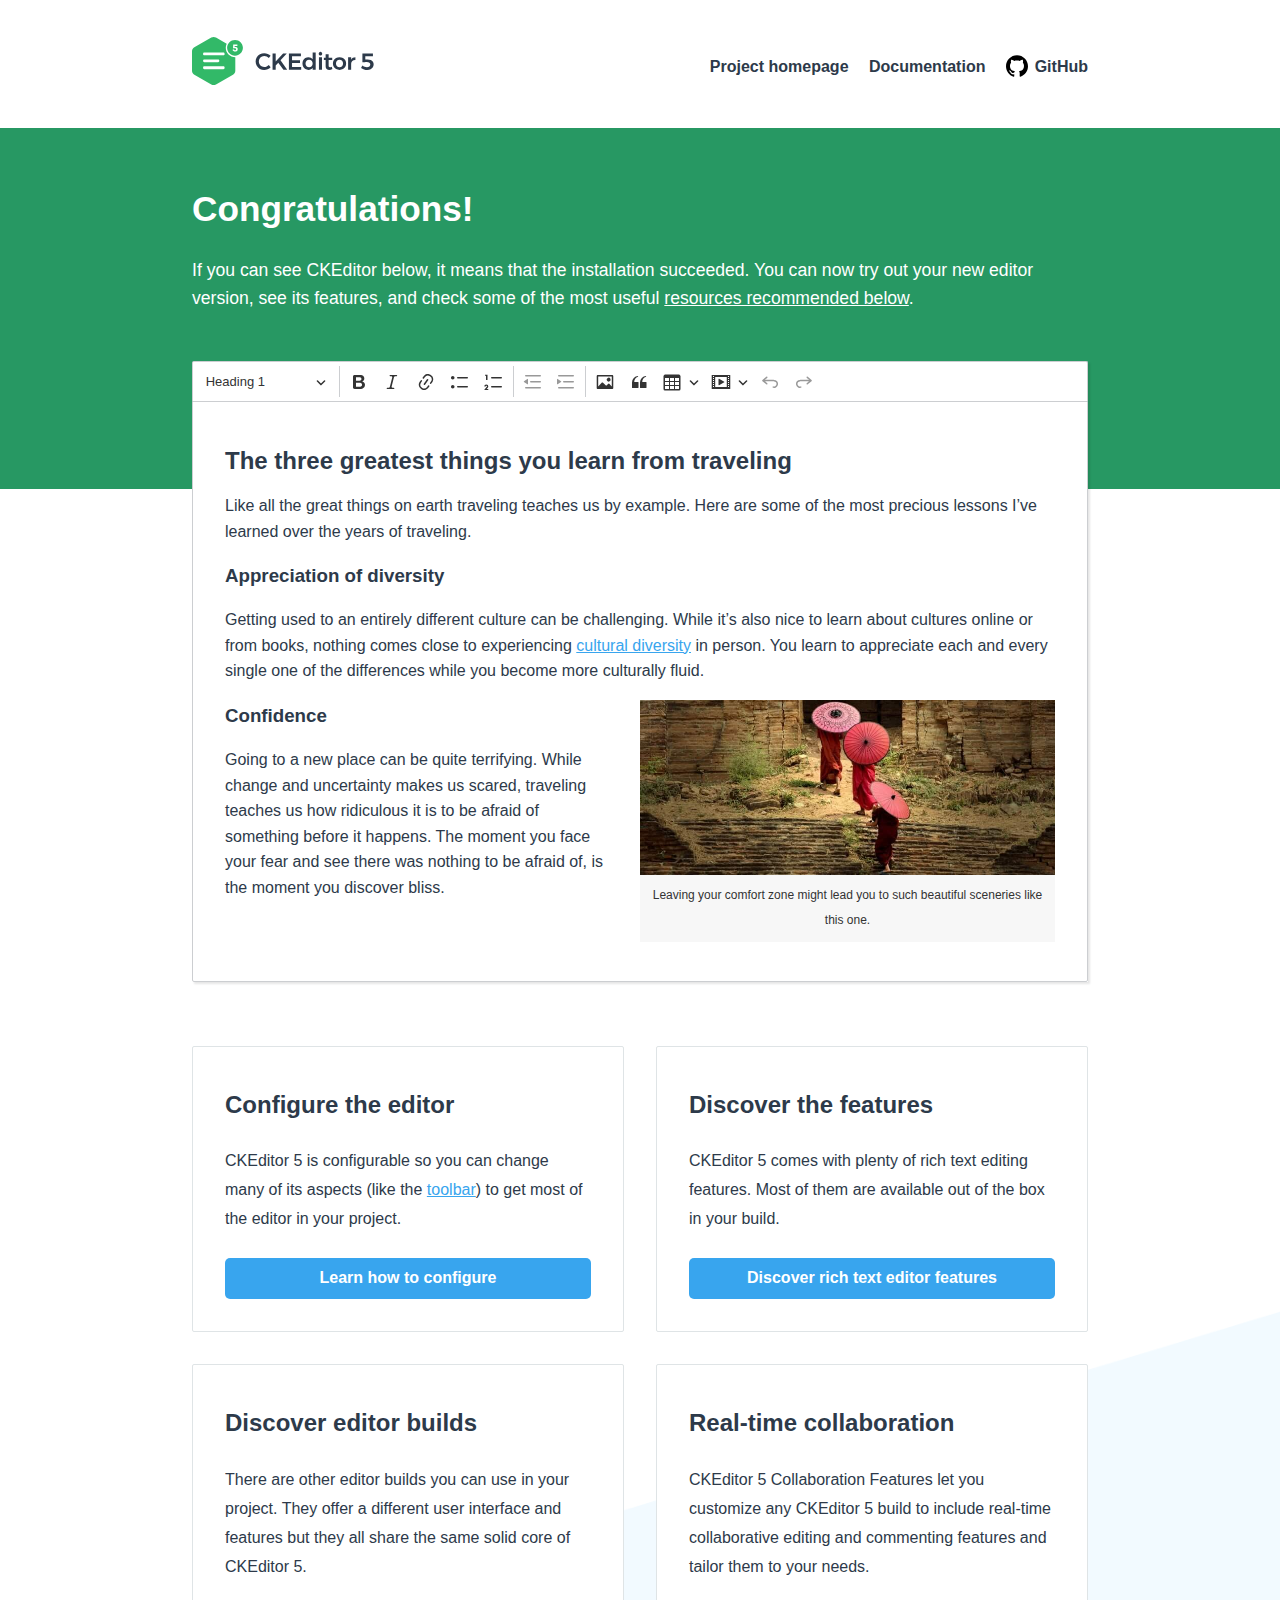
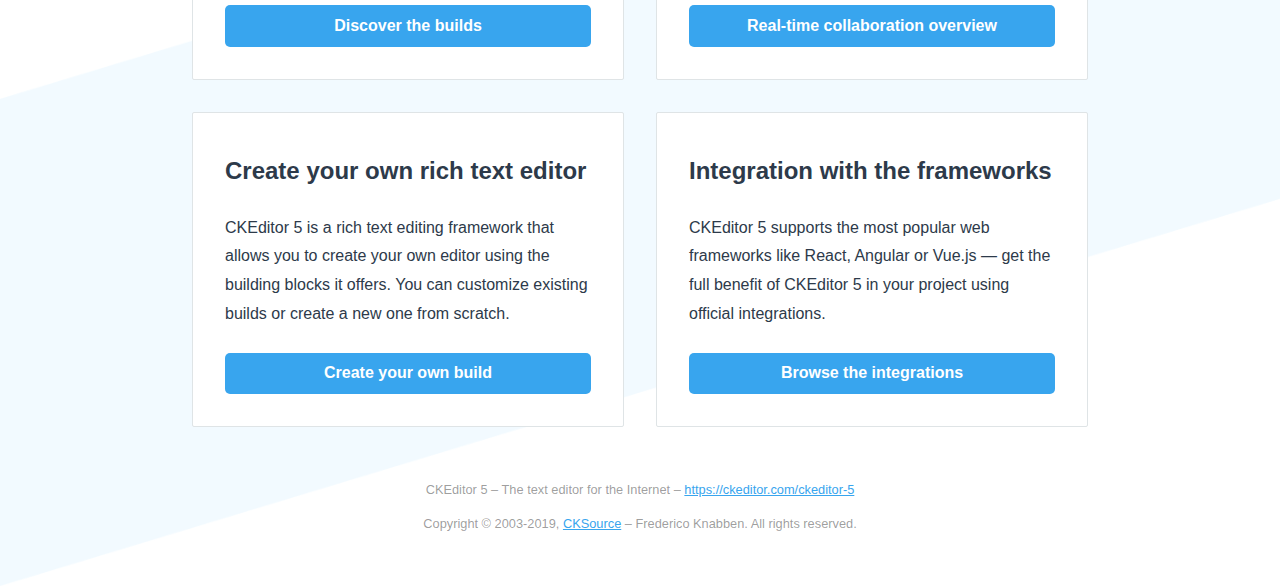
<file: plugins/ckeditor5-build-classic/index.html>
<!DOCTYPE html>
<!--
Copyright (c) 2003-2019, CKSource - Frederico Knabben. All rights reserved.
For licensing, see LICENSE.md or https://ckeditor.com/legal/ckeditor-oss-license
-->
<html lang="en">
<head>
	<meta charset="utf-8">
	<meta name="viewport" content="width=device-width, initial-scale=1.0, maximum-scale=1.0" />
	<link type="text/css" href="sample/css/sample.css" rel="stylesheet" media="screen" />
	<title>CKEditor 5 – classic editor build sample</title>
</head>
<body>

<header>
	<div class="centered">
		<h1><a href="https://ckeditor.com/ckeditor-5"><img src="sample/img/logo.svg" alt="WYSIWYG editor - CKEditor 5" /></a></h1>

		<input type="checkbox" id="menu-toggle" />
		<label for="menu-toggle"></label>
		  
		<nav>
			<ul>
				<li><a href="https://ckeditor.com/ckeditor-5">Project homepage</a></li>
				<li><a href="https://ckeditor.com/docs/">Documentation</a></li>
				<li><a href="https://github.com/ckeditor/ckeditor5">GitHub</a></li>
			</ul>
		</nav>
	</div>
</header>

<main>
	<div class="message">
		<div class="centered">
			<h1>Congratulations!</h1>

			<p>If you can see CKEditor below, it means that the installation succeeded. You can now try out your new editor version, see its features,
			and check some of the most useful <a href="#references">resources recommended below</a>.</p>
		</div>
	</div>
	<div class="centered">
		<div id="editor">
			<h2>The three greatest things you learn from traveling</h2>

			<p>Like all the great things on earth traveling teaches us by example. Here are some of the most precious lessons I’ve learned over the years of traveling.</p>

			<h3>Appreciation of diversity</h3>

			<p>Getting used to an entirely different culture can be challenging. While it’s also nice to learn about cultures online or from books, nothing comes close to experiencing <a href="https://en.wikipedia.org/wiki/Cultural_diversity">cultural diversity</a> in person. You learn to appreciate each and every single one of the differences while you become more culturally fluid.</p>

			<figure class="image image-style-side"><img src="sample/img/umbrellas.jpg" alt="Three Monks walking on ancient temple.">
				<figcaption>Leaving your comfort zone might lead you to such beautiful sceneries like this one.</figcaption>
			</figure>

			<h3>Confidence</h3>

			<p>Going to a new place can be quite terrifying. While change and uncertainty makes us scared, traveling teaches us how ridiculous it is to be afraid of something before it happens. The moment you face your fear and see there was nothing to be afraid of, is the moment you discover bliss.</p>
		</div>

		<div id="references">
			<section>
				<h2>Configure the editor</h2>
				<p>CKEditor 5 is configurable so you can change many of its aspects (like the <a href="https://ckeditor.com/docs/ckeditor5/latest/builds/guides/integration/configuration.html#toolbar-setup">toolbar</a>) to get most of the editor in your project.</p>
				<p><a href="https://ckeditor.com/docs/ckeditor5/latest/builds/guides/integration/configuration.html">Learn how to configure</a></p>
			</section>

			<section>
				<h2>Discover the features</h2>
				<p>CKEditor 5 comes with plenty of rich text editing features. Most of them are available out of the box in your build.</p>
				<p><a href="https://ckeditor.com/docs/ckeditor5/latest/features/index.html">Discover rich text editor features</a></p>				</section>

			<section>
				<h2>Discover editor builds</h2>
				<p>There are other editor builds you can use in your project. They offer a different user interface and features but they all share the same solid core of CKEditor 5.</p>
				<p><a href="https://ckeditor.com/docs/ckeditor5/latest/builds/guides/overview.html">Discover the builds</a></p>
			</section>

			<section>
				<h2>Real-time collaboration</h2>
				<p>CKEditor 5 Collaboration Features let you customize any CKEditor 5 build to include real-time collaborative editing and commenting features and tailor them to your needs.</p>
				<p><a href="https://ckeditor.com/docs/ckeditor5/latest/features/collaboration/collaboration.html">Real-time collaboration overview</a></p>
			</section>

			<section>
				<h2>Create your own rich text editor</h2>
				<p>CKEditor 5 is a rich text editing framework that allows you to create your own editor using the building blocks it offers. You can customize existing builds or create a new one from scratch.</p>
				<p><a href="https://ckeditor.com/docs/ckeditor5/latest/builds/guides/development/custom-builds.html">Create your own build</a></p>
			</section>

			<section>
				<h2>Integration with the frameworks</h2>
				<p>CKEditor 5 supports the most popular web frameworks like React, Angular or Vue.js &mdash; get the full benefit of CKEditor 5 in your project using official integrations.</p>
				<p><a href="https://ckeditor.com/docs/ckeditor5/latest/builds/guides/integration/frameworks/overview.html">Browse the integrations</a></p>
			</section>	
		</div>
	</div>
</main>

<footer>
	<div>
		<p>CKEditor 5 – The text editor for the Internet – <a href="https://ckeditor.com/ckeditor-5">https://ckeditor.com/ckeditor-5</a></p>
		<p>Copyright © 2003-2019, <a href="https://cksource.com/">CKSource</a> – Frederico Knabben. All rights reserved.</p>
	</div>
</footer>

<script src="ckeditor.js"></script>

<script>
	ClassicEditor
		.create( document.querySelector( '#editor' ), {
			// toolbar: [ 'heading', '|', 'bold', 'italic', 'link' ]
		} )
		.then( editor => {
			window.editor = editor;
		} )
		.catch( err => {
			console.error( err.stack );
		} );
</script>

</body>
</html>
</file>
<file: plugins/ckeditor5-build-classic/sample/css/sample.css>
/**
 * @license Copyright (c) 2003-2019, CKSource - Frederico Knabben. All rights reserved.
 * For licensing, see LICENSE.md or https://ckeditor.com/legal/ckeditor-oss-license
 */

:root {
	--ck-sample-base-spacing: 2em;
	--ck-sample-color-white: #fff;
	--ck-sample-color-green: #279863;
}

body, html {
	padding: 0;
	margin: 0;

	font-family: sans-serif, Arial, Verdana, "Trebuchet MS", "Apple Color Emoji", "Segoe UI Emoji", "Segoe UI Symbol";
	font-size: 16px;
	line-height: 22px;
}

body {
	height: 100%;
	color: #2D3A4A;
	background-image: url(../img/bg.png);
	background-repeat: no-repeat;
	background-position: 50% 100%;
	background-size: 100% auto;
}

body * {
	box-sizing: border-box;
}

a {
	color: #38A5EE;
}

abbr {
	border-bottom: 1px dotted #333;
	text-decoration: none;
}

.centered {
	max-width: 960px;
	margin: 0 auto;
	padding: 0 var(--ck-sample-base-spacing);
}

/* --------- HEADER ---------------------------------------------------------------------------- */

header .centered {
	display: flex;
	flex-flow: row nowrap;
	justify-content: space-between;
	align-items: center;
	min-height: 8em;
}

header h1 {
	margin: 0;
	font-size: 1em;
	display: inline-block;
}

header h1 a {
	display: inline-block;
	line-height: 0;
}

header h1 img {
	height: 3em;
}

header nav ul {
	margin: 0;
	padding: 0;
	list-style-type: none;
}

header nav ul li {
	display: inline-block;
}

header nav ul li + li {
	margin-left: 1em;
}

header nav ul li a {
	font-weight: bold;
	text-decoration: none;
	color: #2D3A4A;
}

header nav ul li a:hover {
	text-decoration: underline;
}

header nav ul li:last-child a::before {
	content: url(../img/github.svg);
	width: 1.4em;
	height: 1.4em;
	display: inline-block;
	margin-right: .4em;
	position: relative;
	top: .3em;
}

header input {
	display: none;
}

header label {
	display: none;
}

/* --------- MAIN ------------------------------------------------------------------------------- */

main .message {
	padding: 0 0 var(--ck-sample-base-spacing);
	background: var(--ck-sample-color-green);
	color: var(--ck-sample-color-white);
}

main .message::after {
	content: "";
	z-index: -1;
	display: block;
	height: 10em;
	width: 100%;
	background: var(--ck-sample-color-green);
	position: absolute;
	left: 0;
}

main .message h1 {
	padding-top: var(--ck-sample-base-spacing);
	margin: 0 0 1em;
	font-size: 2.2em;
}

main .message p {
	font-size: 1.1em;
	line-height: 1.6em;
}

main .message p a {
	color: var(--ck-sample-color-white);
}

main #editor {
	background: var(--ck-sample-color-white);
	box-shadow: 2px 2px 2px rgba(0,0,0,.1);
	border: 1px solid #DFE4E6;			
	border-bottom-color: #cdd0d2;
	border-right-color: #cdd0d2;
}

main .ck.ck-editor {
	box-shadow: 2px 2px 2px rgba(0,0,0,.1);
}

main .ck.ck-content {
	font-size: 1em;
	line-height: 1.6em;
	margin-bottom: 0.8em;
	min-height: 200px;
	padding: 1.5em 2em;
}

main #references {
	margin: 4em 0 var(--ck-sample-base-spacing);
	display: grid;
	grid-template-columns: repeat( auto-fit, minmax(320px, 1fr) );
	grid-gap: var(--ck-sample-base-spacing);
}

main #references > section {
	background: var(--ck-sample-color-white);
	border-radius: 2px;
	border: 1px solid #DFE4E6;			
	padding: var(--ck-sample-base-spacing);
	line-height: 1.8em;

	display: flex;
	flex-flow: column nowrap;
	justify-content: space-between;
}

main #references > section h2 {
	margin: .5em 0;
}

main #references > section p:first-of-type {
	flex: 1 0 auto;
}

main #references > section p:last-child {
	margin: calc(.25*var(--ck-sample-base-spacing)) 0 0;
}

main #references > section p:last-child a {
	background: #38A5EE;
	border-radius: 5px;
	padding: .4em 1em;
	color: var(--ck-sample-color-white);
	text-decoration: none;
	font-weight: bold;
	display: block;
	text-align: center;
}

main #references > section p:last-child a:hover {
	background: #218cd4;
}

/* --------- MAIN / DOCUMENT EDITOR --------------------------------------------------------------- */

main .document-editor {
	border: 1px solid #DFE4E6;
	border-bottom-color: #cdd0d2;
	border-right-color: #cdd0d2;
	border-radius: 2px;
	max-height: 700px;
	display: flex;
	flex-flow: column nowrap;
	box-shadow: 2px 2px 2px rgba(0,0,0,.1);
}

main .toolbar-container {
	z-index: 1;
	position: relative;
	box-shadow: 2px 2px 1px rgba(0,0,0,.05);
}

main .toolbar-container .ck.ck-toolbar {
	border-top-width: 0;
	border-left-width: 0;
	border-right-width: 0;
	border-radius: 0;
}

main .content-container {
	padding: var(--ck-sample-base-spacing);
	background: #eee;
	overflow-y: scroll;
}

main .content-container #editor {
	border-top-left-radius: 0;
	border-top-right-radius: 0;

	width: 15.8cm;
	min-height: 21cm;
	padding: 1cm 1cm 2cm;
	margin: 0 auto;
	box-shadow: 2px 2px 1px rgba(0,0,0,.05);
}

/* --------- FOOTER ------------------------------------------------------------------------------- */

footer {
	margin: calc(2*var(--ck-sample-base-spacing)) var(--ck-sample-base-spacing);
	font-size: .8em;
	text-align: center;
	color: rgba(0,0,0,.4);
}

/* --------- RWD ------------------------------------------------------------------------------- */

@media (max-width: 900px) {
	header .centered {
		padding-top: var(--ck-sample-base-spacing);
		padding-bottom: var(--ck-sample-base-spacing);
		flex-flow: column nowrap;
		align-items: stretch;
		min-height: unset;
	}

	header h1 {
		text-align: center;
		margin-bottom: var(--ck-sample-base-spacing);
	}

	header nav ul {
		text-align: center;
	}
}

@media (max-width: 600px) {
	header .centered {
		padding-left: 0;
		padding-right: 0;
	}

	header nav {
		position: absolute;
		top: 0;
		left: 0;
		right: 0;		
		background: #fff;
		padding: 1em 0;
		transition: all .4s ease-out;
		transform: translateY(-100%);
		overflow: hidden;
	}

	header h1 {
		margin: 0;
	}

	header nav ul li {
		display: block;
		line-height: 3em;
		margin-bottom: 1px;
	}

	header nav ul li a {
		display: block;
	}

	header nav ul li a:hover {
		background: #eee;
	}

	header nav ul li + li {
		margin-left: 0;
	}

	header label {
		display: block;
		color: #fff;
		width: 40px;
		height: 40px;
		position: absolute;
		top: 10px;
		left: 10px;
		z-index: 1;
		transition: transform .2s ease-out;
		transform: rotate(0deg);
		background: url([data-uri]) center center no-repeat;
	}

	header input:checked ~ nav {
		transform: translateY(0%);
		box-shadow: 0 3px 3px rgba(0,0,0,.1);		
	}

	header input:checked ~ label {
		background-image: url([data-uri]);
		transform: rotate(180deg);
	}

	main #references {
		grid-template-columns: repeat( auto-fit, minmax(240px, 1fr) );
	}
}
</file>
